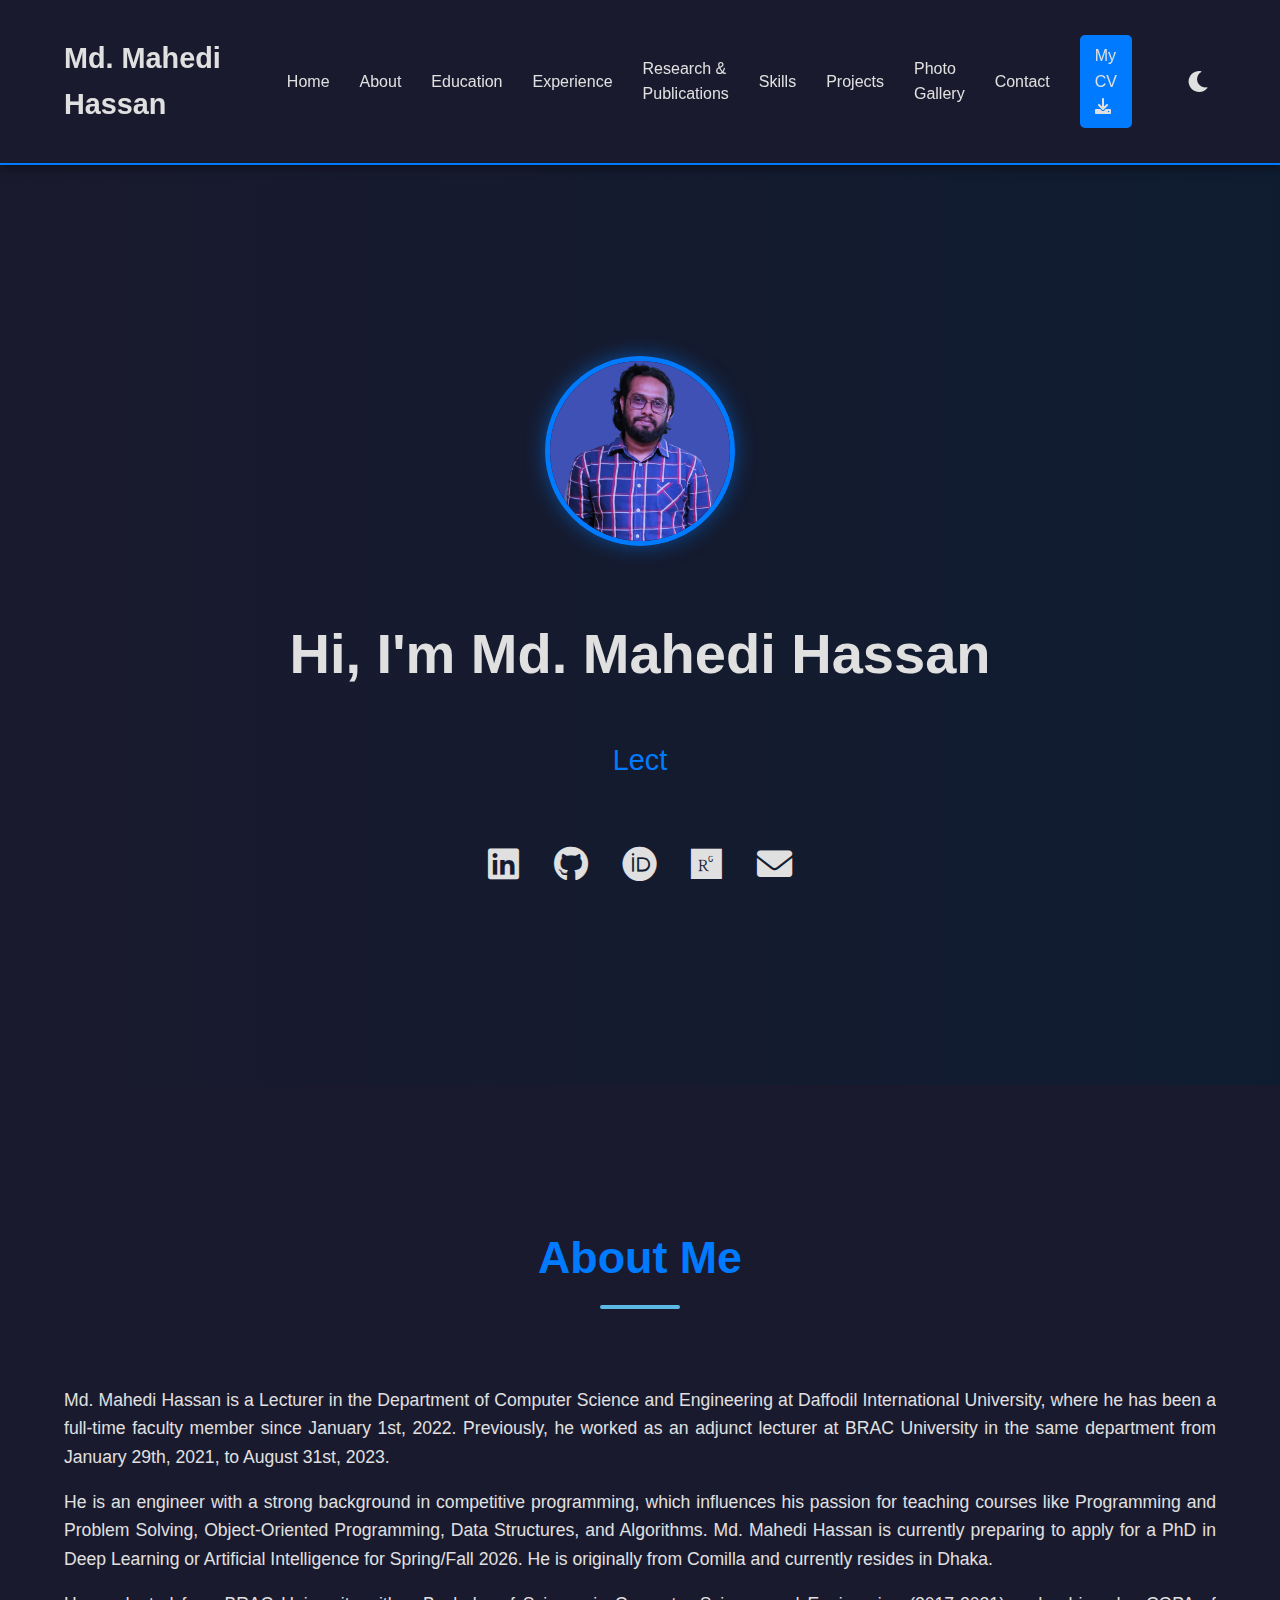
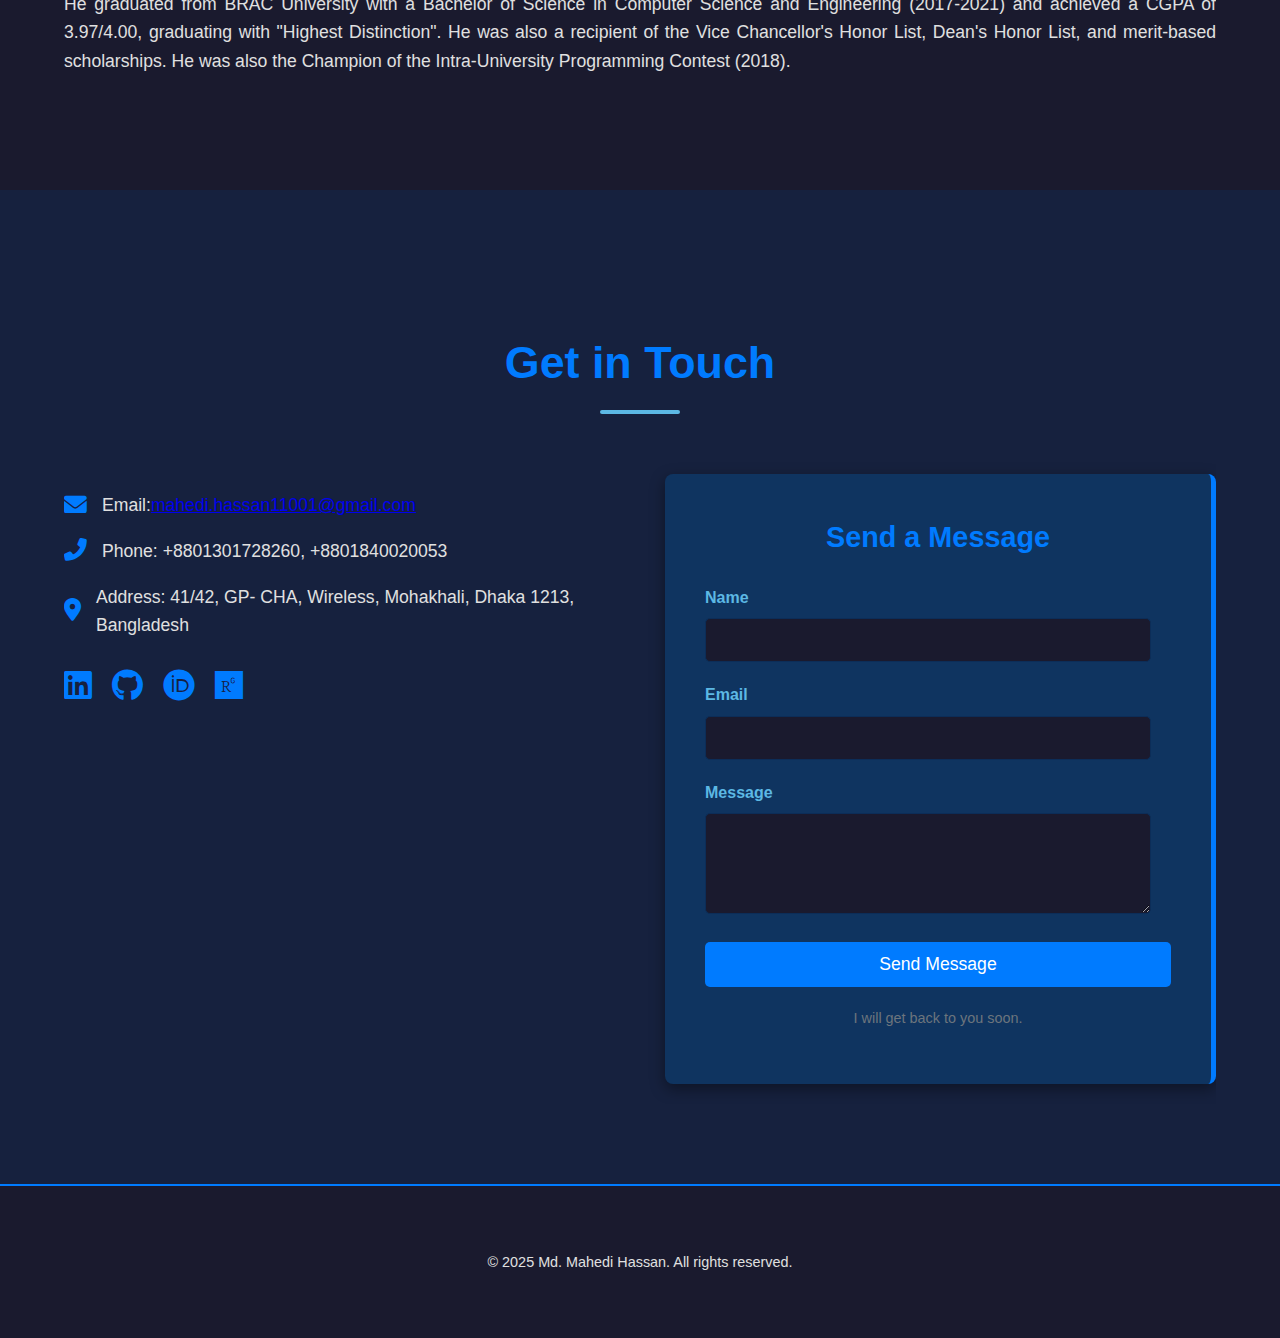
<file: index.html>
<!DOCTYPE html>
<html lang="en">
<head>
    <meta charset="UTF-8">
    <meta name="viewport" content="width=device-width, initial-scale=1.0">
    <title>Md. Mahedi Hassan - Lecturer & Aspiring PhD</title>
    <link rel="stylesheet" href="style.css">
    <link rel="stylesheet" href="https://cdnjs.cloudflare.com/ajax/libs/font-awesome/6.0.0-beta3/css/all.min.css">
</head>
<body>
    <header class="header">
        <div class="container">
            <nav class="navbar">
                <a href="index.html" class="logo">Md. Mahedi Hassan</a>
                <ul class="nav-links">
                    <li><a href="index.html#home">Home</a></li>
                    <li><a href="index.html#about">About</a></li>
                    <li><a href="education.html">Education</a></li>
                    <li><a href="experience.html">Experience</a></li>
                    <li><a href="research.html">Research & Publications</a></li>
                    <li><a href="skills.html">Skills</a></li>
                    <li><a href="projects.html">Projects</a></li>
                    <li><a href="gallery.html">Photo Gallery</a></li> <li><a href="index.html#contact">Contact</a></li>
                    <li><a href="CV_Md Mahedi Hassan.pdf" target="_blank" class="btn btn-primary">My CV <i class="fas fa-download"></i></a></li>
                    <li>
                        <button id="mode-toggle" class="mode-toggle-btn" aria-label="Toggle dark/light mode">
                            <i class="fas fa-moon"></i>
                        </button>
                    </li>
                </ul>
                <div class="menu-toggle" id="mobile-menu">
                    <span class="bar"></span>
                    <span class="bar"></span>
                    <span class="bar"></span>
                </div>
            </nav>
        </div>
    </header>

    <main>
        <section id="home" class="hero-section">
            <div class="container hero-content">
                <img src="images/profile.png" alt="Md. Mahedi Hassan" class="profile-img">
                <div class="hero-text">
                    <h1>Hi, I'm Md. Mahedi Hassan</h1>
                    <p class="typing-effect">Lecturer at Daffodil International University | Aspiring PhD in Deep Learning & AI</p>
                    <div class="social-links">
                        <a href="https://linkedin.com/in/md-mahedi-hassan-1307a5187/" target="_blank"><i class="fab fa-linkedin"></i></a>
                        <a href="https://github.com/Md-Mahedi-Hassan" target="_blank"><i class="fab fa-github"></i></a>
                        <a href="https://orcid.org/0009-0009-4612-5320" target="_blank"><i class="fab fa-orcid"></i></a>
                        <a href="https://www.researchgate.net/profile/Md_Mahedi_Hassan" target="_blank"><i class="fab fa-researchgate"></i></a>
                        <a href="mailto:mahedi.hassan11001@gmail.com"><i class="fas fa-envelope"></i></a>
                    </div>
                </div>
            </div>
        </section>

        <section id="about" class="section-padding">
            <div class="container">
                <h2 class="section-title">About Me</h2>
                <div class="about-grid">
                    <div class="about-info">
                        <p>
                            Md. Mahedi Hassan is a Lecturer in the Department of Computer Science and Engineering at Daffodil International University, where he has been a full-time faculty member since January 1st, 2022. Previously, he worked as an adjunct lecturer at BRAC University in the same department from January 29th, 2021, to August 31st, 2023.
                        </p>
                        <p>
                            He is an engineer with a strong background in competitive programming, which influences his passion for teaching courses like Programming and Problem Solving, Object-Oriented Programming, Data Structures, and Algorithms. Md. Mahedi Hassan is currently preparing to apply for a PhD in Deep Learning or Artificial Intelligence for Spring/Fall 2026. He is originally from Comilla and currently resides in Dhaka.
                        </p>
                        <p>
                            He graduated from BRAC University with a Bachelor of Science in Computer Science and Engineering (2017-2021) and achieved a CGPA of 3.97/4.00, graduating with "Highest Distinction". He was also a recipient of the Vice Chancellor's Honor List, Dean's Honor List, and merit-based scholarships. He was also the Champion of the Intra-University Programming Contest (2018).
                        </p>
                    </div>
                </div>
            </div>
        </section>

        <section id="contact" class="section-padding section-alt">
            <div class="container">
                <h2 class="section-title">Get in Touch</h2>
                <div class="contact-grid">
                    <div class="contact-info">
                        <p><i class="fas fa-envelope"></i> Email: <a href="mailto:mahedi.hassan11001@gmail.com">mahedi.hassan11001@gmail.com</a></p>
                        <p><i class="fas fa-phone-alt"></i> Phone: +8801301728260, +8801840020053</p>
                        <p><i class="fas fa-map-marker-alt"></i> Address: 41/42, GP- CHA, Wireless, Mohakhali, Dhaka 1213, Bangladesh</p>
                        <div class="social-links-bottom">
                            <a href="https://linkedin.com/in/md-mahedi-hassan-1307a5187/" target="_blank"><i class="fab fa-linkedin fa-2x"></i></a>
                            <a href="https://github.com/Md-Mahedi-Hassan" target="_blank"><i class="fab fa-github fa-2x"></i></a>
                            <a href="https://orcid.org/0009-0009-4612-5320" target="_blank"><i class="fab fa-orcid fa-2x"></i></a>
                            <a href="https://www.researchgate.net/profile/Md_Mahedi_Hassan" target="_blank"><i class="fab fa-researchgate fa-2x"></i></a>
                        </div>
                    </div>
                    <div class="contact-form-container">
                        <h3>Send a Message</h3>
                        <form action="https://formspree.io/f/mvgrpqkz" method="POST" class="contact-form">
                            <div class="form-group">
                                <label for="name">Name</label>
                                <input type="text" id="name" name="name" required>
                            </div>
                            <div class="form-group">
                                <label for="email">Email</label>
                                <input type="email" id="email" name="email" required>
                            </div>
                            <div class="form-group">
                                <label for="message">Message</label>
                                <textarea id="message" name="message" rows="5" required></textarea>
                            </div>
                            <button type="submit" class="btn btn-primary">Send Message</button>
                        </form>
                        <p class="form-note">I will get back to you soon.</p>
                    </div>
                </div>
            </div>
        </section>
    </main>

    <footer class="footer">
        <div class="container">
            <p>&copy; 2025 Md. Mahedi Hassan. All rights reserved.</p>
        </div>
    </footer>

    <script src="script.js"></script>
</body>
</html>
</file>
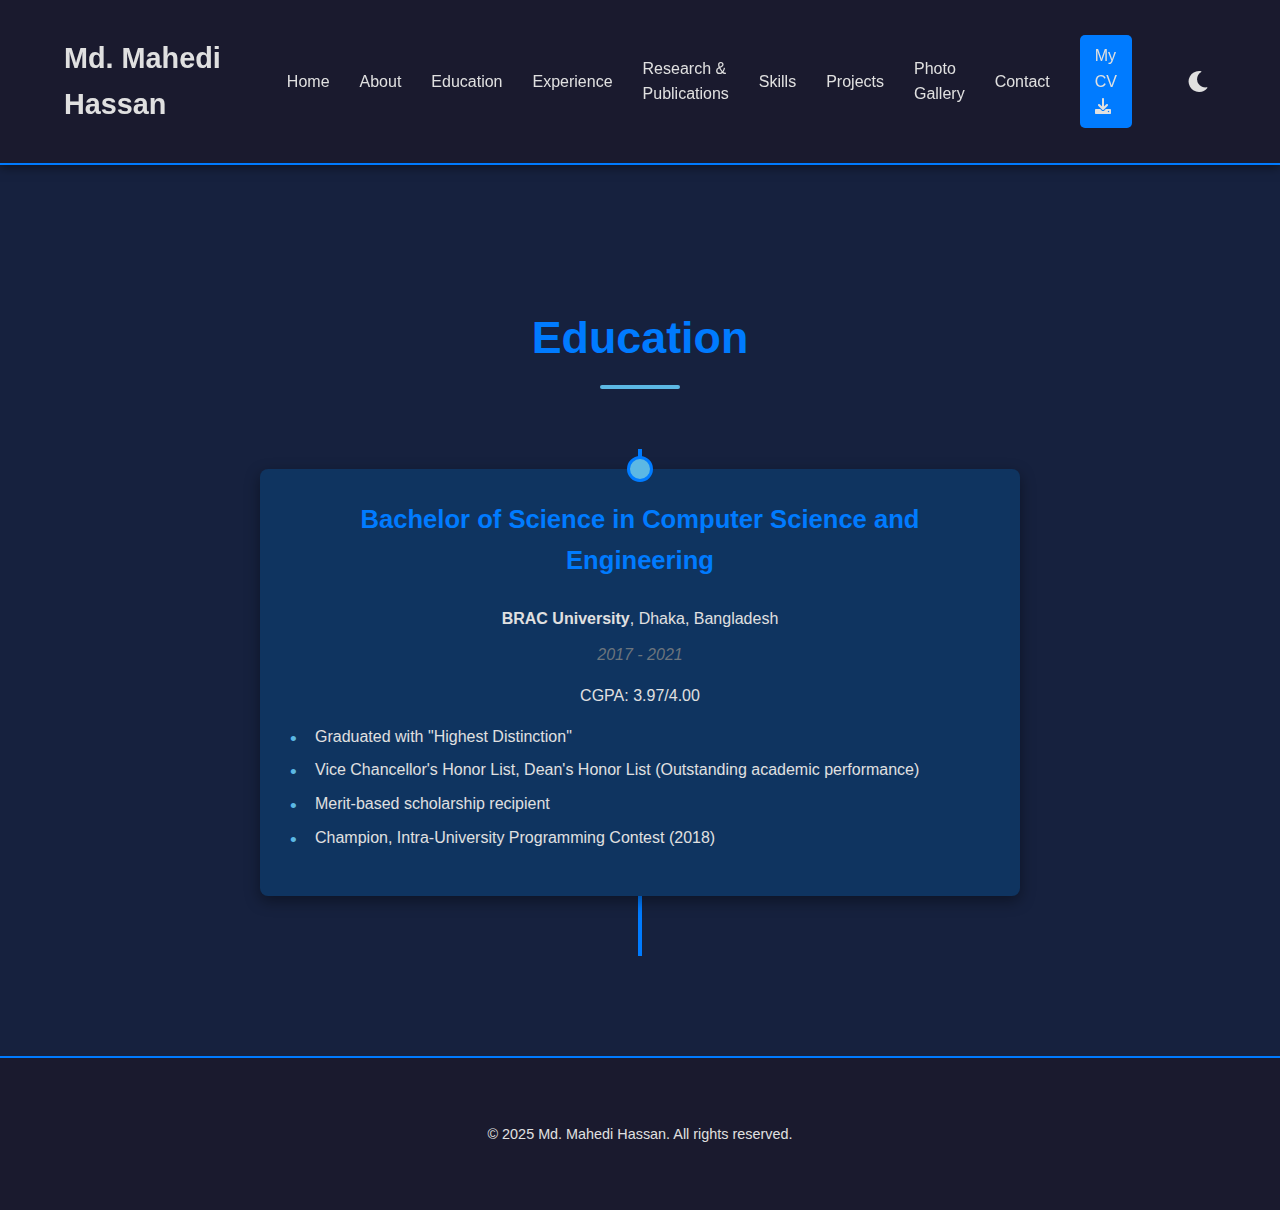
<file: education.html>
<!DOCTYPE html>
<html lang="en">
<head>
    <meta charset="UTF-8">
    <meta name="viewport" content="width=device-width, initial-scale=1.0">
    <title>Education - Md. Mahedi Hassan</title>
    <link rel="stylesheet" href="style.css">
    <link rel="stylesheet" href="https://cdnjs.cloudflare.com/ajax/libs/font-awesome/6.0.0-beta3/css/all.min.css">
</head>
<body>
    <header class="header">
        <div class="container">
            <nav class="navbar">
                <a href="index.html" class="logo">Md. Mahedi Hassan</a>
                <ul class="nav-links">
                    <li><a href="index.html#home">Home</a></li>
                    <li><a href="index.html#about">About</a></li>
                    <li><a href="education.html">Education</a></li>
                    <li><a href="experience.html">Experience</a></li>
                    <li><a href="research.html">Research & Publications</a></li>
                    <li><a href="skills.html">Skills</a></li>
                    <li><a href="projects.html">Projects</a></li>
                    <li><a href="gallery.html">Photo Gallery</a></li> <li><a href="index.html#contact">Contact</a></li>
                    <li><a href="CV_Md Mahedi Hassan.pdf" target="_blank" class="btn btn-primary">My CV <i class="fas fa-download"></i></a></li>
                    <li>
                        <button id="mode-toggle" class="mode-toggle-btn" aria-label="Toggle dark/light mode">
                            <i class="fas fa-moon"></i> </button>
                    </li>
                </ul>
                <div class="menu-toggle" id="mobile-menu">
                    <span class="bar"></span>
                    <span class="bar"></span>
                    <span class="bar"></span>
                </div>
            </nav>
        </div>
    </header>

    <main>
        <section id="education" class="section-padding section-alt">
            <div class="container">
                <h2 class="section-title">Education</h2>
                <div class="timeline">
                    <div class="timeline-item">
                        <div class="timeline-dot"></div>
                        <div class="timeline-content">
                            <h3>Bachelor of Science in Computer Science and Engineering</h3>
                            <p><strong>BRAC University</strong>, Dhaka, Bangladesh</p>
                            <span class="duration">2017 - 2021</span>
                            <p>CGPA: 3.97/4.00</p>
                            <ul>
                                <li>Graduated with "Highest Distinction"</li>
                                <li>Vice Chancellor's Honor List, Dean's Honor List (Outstanding academic performance)</li>
                                <li>Merit-based scholarship recipient</li>
                                <li>Champion, Intra-University Programming Contest (2018)</li>
                            </ul>
                        </div>
                    </div>
                </div>
            </div>
        </section>
    </main>

    <footer class="footer">
        <div class="container">
            <p>&copy; 2025 Md. Mahedi Hassan. All rights reserved.</p>
        </div>
    </footer>

    <script src="script.js"></script>
</body>
</html>
</file>
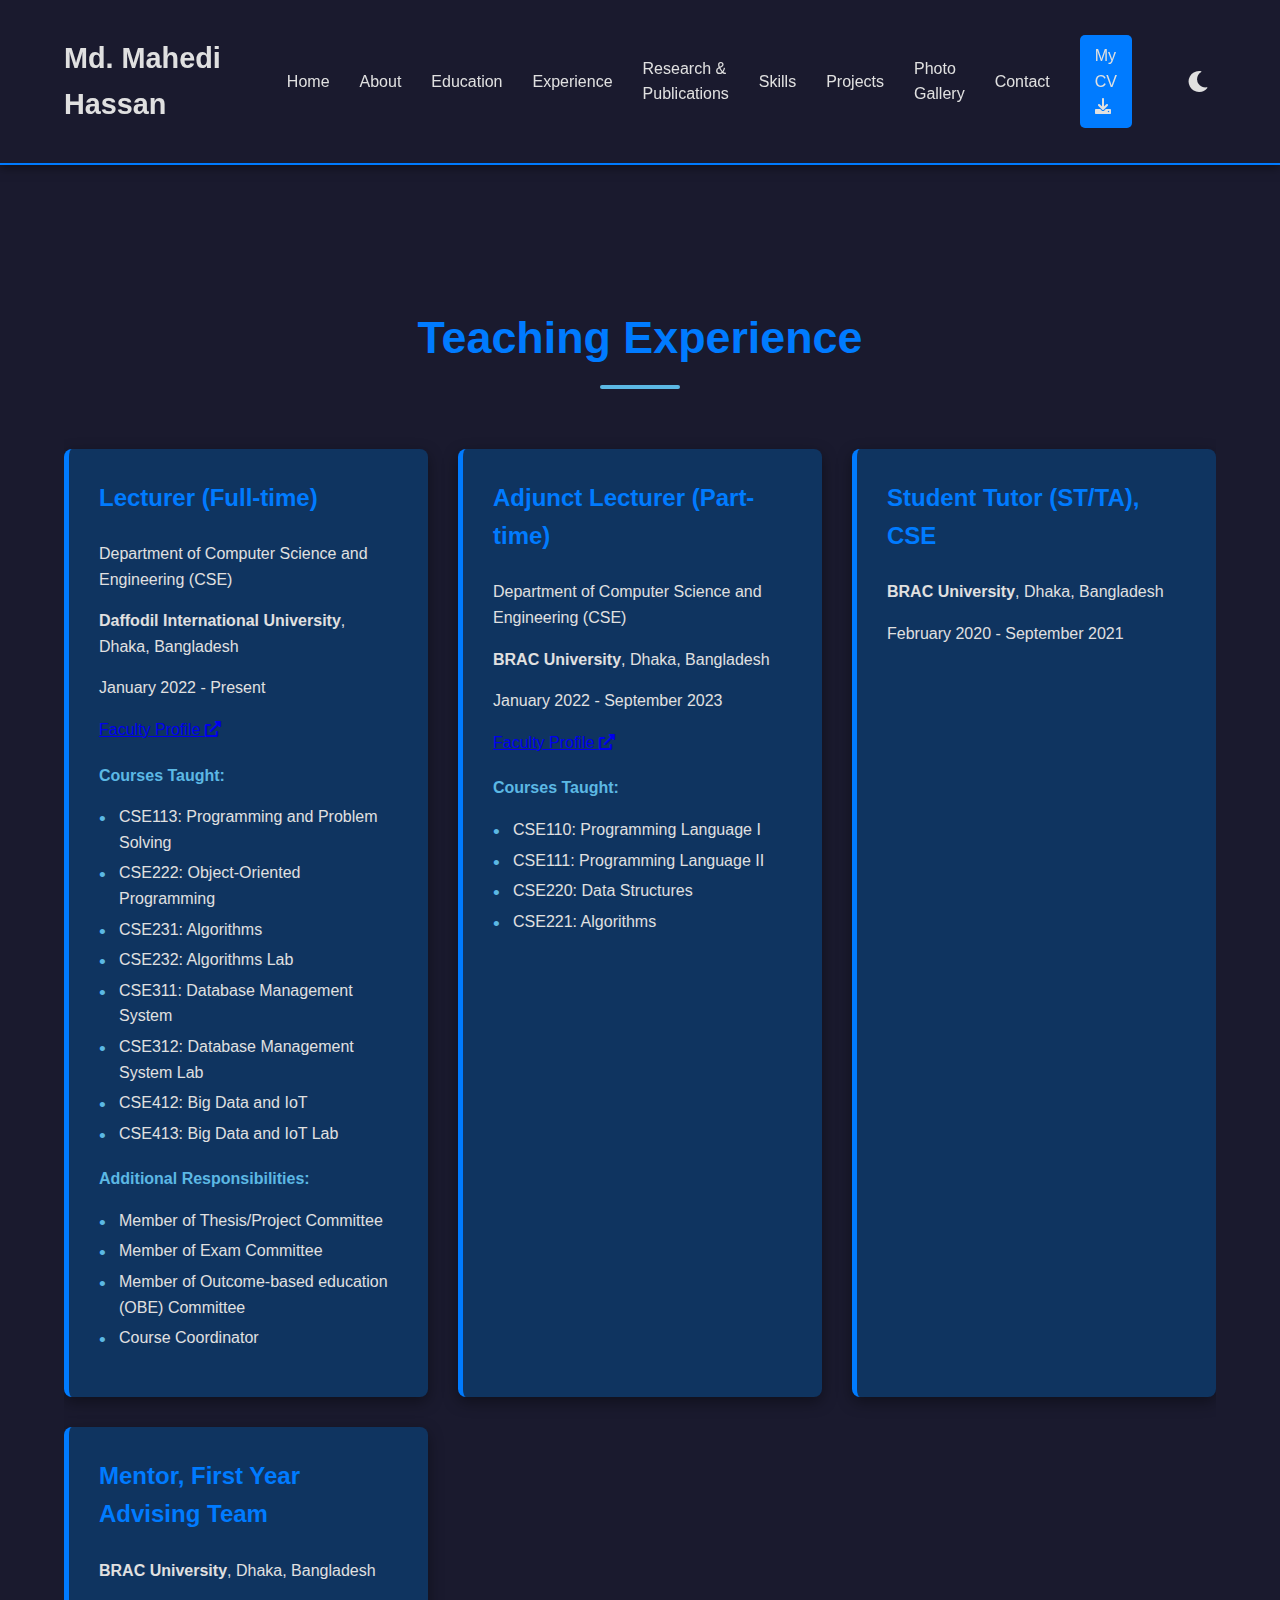
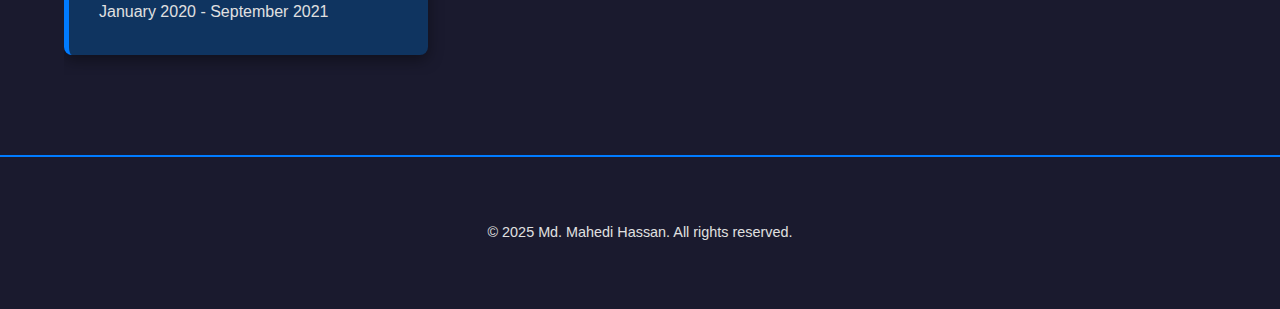
<file: experience.html>
<!DOCTYPE html>
<html lang="en">
<head>
    <meta charset="UTF-8">
    <meta name="viewport" content="width=device-width, initial-scale=1.0">
    <title>Experience - Md. Mahedi Hassan</title>
    <link rel="stylesheet" href="style.css">
    <link rel="stylesheet" href="https://cdnjs.cloudflare.com/ajax/libs/font-awesome/6.0.0-beta3/css/all.min.css">
</head>
<body>
    <header class="header">
        <div class="container">
            <nav class="navbar">
                <a href="index.html" class="logo">Md. Mahedi Hassan</a>
                <ul class="nav-links">
                    <li><a href="index.html#home">Home</a></li>
                    <li><a href="index.html#about">About</a></li>
                    <li><a href="education.html">Education</a></li>
                    <li><a href="experience.html">Experience</a></li>
                    <li><a href="research.html">Research & Publications</a></li>
                    <li><a href="skills.html">Skills</a></li>
                    <li><a href="projects.html">Projects</a></li>
                    <li><a href="gallery.html">Photo Gallery</a></li> <li><a href="index.html#contact">Contact</a></li>
                    <li><a href="CV_Md Mahedi Hassan.pdf" target="_blank" class="btn btn-primary">My CV <i class="fas fa-download"></i></a></li>
                    <li>
                        <button id="mode-toggle" class="mode-toggle-btn" aria-label="Toggle dark/light mode">
                            <i class="fas fa-moon"></i> </button>
                    </li>
                </ul>
                <div class="menu-toggle" id="mobile-menu">
                    <span class="bar"></span>
                    <span class="bar"></span>
                    <span class="bar"></span>
                </div>
            </nav>
        </div>
    </header>

    <main>
        <section id="experience" class="section-padding">
            <div class="container">
                <h2 class="section-title">Teaching Experience</h2>
                <div class="experience-list">
                    <div class="experience-card">
                        <h3>Lecturer (Full-time)</h3>
                        <p>Department of Computer Science and Engineering (CSE)</p>
                        <p><strong>Daffodil International University</strong>, Dhaka, Bangladesh</p>
                        <span class="duration">January 2022 - Present</span>
                        <p><a href="https://faculty.daffodilvarsity.edu.bd/profile/cse/mahedi.html" target="_blank">Faculty Profile <i class="fas fa-external-link-alt"></i></a></p>
                        <h4>Courses Taught:</h4>
                        <ul>
                            <li>CSE113: Programming and Problem Solving</li>
                            <li>CSE222: Object-Oriented Programming</li>
                            <li>CSE231: Algorithms</li>
                            <li>CSE232: Algorithms Lab</li>
                            <li>CSE311: Database Management System</li>
                            <li>CSE312: Database Management System Lab</li>
                            <li>CSE412: Big Data and IoT</li>
                            <li>CSE413: Big Data and IoT Lab</li>
                        </ul>
                        <h4>Additional Responsibilities:</h4>
                        <ul>
                            <li>Member of Thesis/Project Committee</li>
                            <li>Member of Exam Committee</li>
                            <li>Member of Outcome-based education (OBE) Committee</li>
                            <li>Course Coordinator</li>
                        </ul>
                    </div>
                    <div class="experience-card">
                        <h3>Adjunct Lecturer (Part-time)</h3>
                        <p>Department of Computer Science and Engineering (CSE)</p>
                        <p><strong>BRAC University</strong>, Dhaka, Bangladesh</p>
                        <span class="duration">January 2022 - September 2023</span>
                        <p><a href="https://cse.sds.bracu.ac.bd/faculty_profile/31/mr_md_mahedi_hassan" target="_blank">Faculty Profile <i class="fas fa-external-link-alt"></i></a></p>
                        <h4>Courses Taught:</h4>
                        <ul>
                            <li>CSE110: Programming Language I</li>
                            <li>CSE111: Programming Language II</li>
                            <li>CSE220: Data Structures</li>
                            <li>CSE221: Algorithms</li>
                        </ul>
                    </div>
                    <div class="experience-card">
                        <h3>Student Tutor (ST/TA), CSE</h3>
                        <p><strong>BRAC University</strong>, Dhaka, Bangladesh</p>
                        <span class="duration">February 2020 - September 2021</span>
                    </div>
                    <div class="experience-card">
                        <h3>Mentor, First Year Advising Team</h3>
                        <p><strong>BRAC University</strong>, Dhaka, Bangladesh</p>
                        <span class="duration">January 2020 - September 2021</span>
                    </div>
                </div>
            </div>
        </section>
    </main>

    <footer class="footer">
        <div class="container">
            <p>&copy; 2025 Md. Mahedi Hassan. All rights reserved.</p>
        </div>
    </footer>

    <script src="script.js"></script>
</body>
</html>
</file>
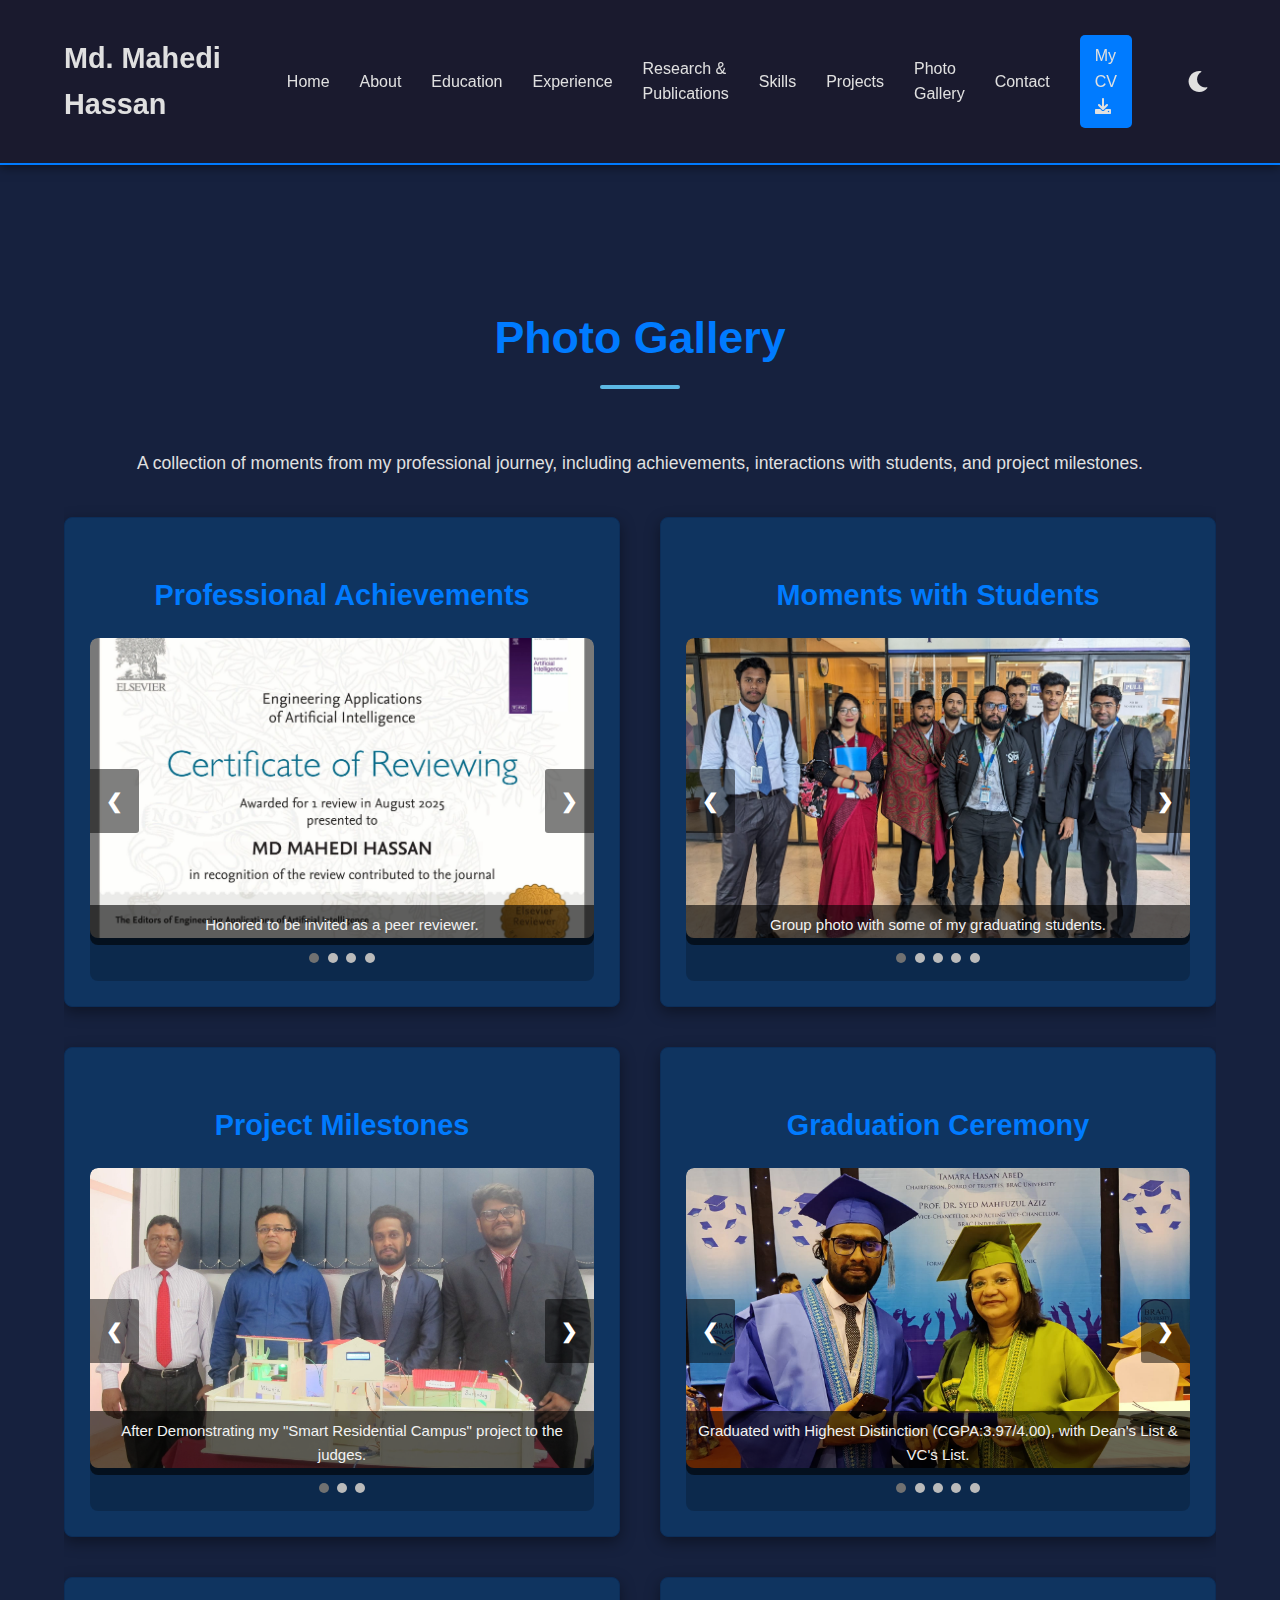
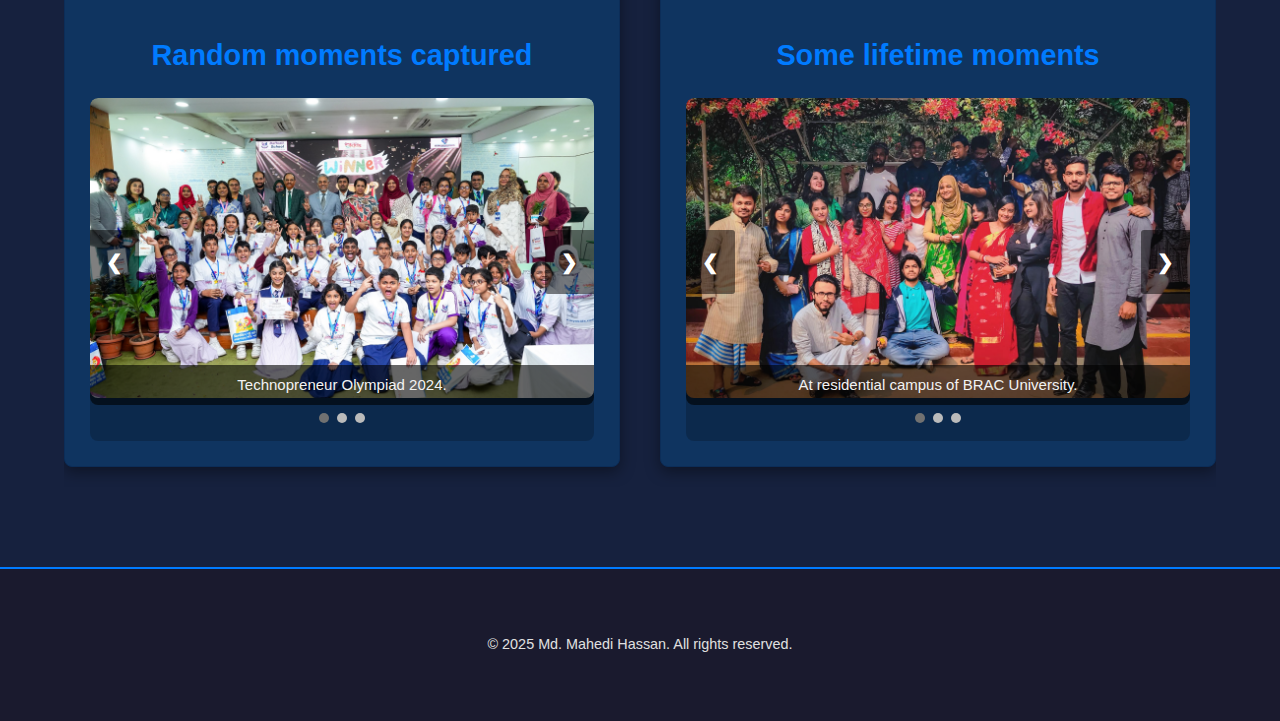
<file: gallery.html>
<!DOCTYPE html>
<html lang="en">
<head>
    <meta charset="UTF-8">
    <meta name="viewport" content="width=device-width, initial-scale=1.0">
    <title>Photo Gallery - Md. Mahedi Hassan</title>
    <link rel="stylesheet" href="style.css">
    <link rel="stylesheet" href="https://cdnjs.cloudflare.com/ajax/libs/font-awesome/6.0.0-beta3/css/all.min.css">
</head>
<body>
    <header class="header">
        <div class="container">
            <nav class="navbar">
                <a href="index.html" class="logo">Md. Mahedi Hassan</a>
                <ul class="nav-links">
                    <li><a href="index.html#home">Home</a></li>
                    <li><a href="index.html#about">About</a></li>
                    <li><a href="education.html">Education</a></li>
                    <li><a href="experience.html">Experience</a></li>
                    <li><a href="research.html">Research & Publications</a></li>
                    <li><a href="skills.html">Skills</a></li>
                    <li><a href="projects.html">Projects</a></li>
                    <li><a href="gallery.html">Photo Gallery</a></li>
                    <li><a href="index.html#contact">Contact</a></li>
                    <li><a href="CV_Md Mahedi Hassan.pdf" target="_blank" class="btn btn-primary">My CV <i class="fas fa-download"></i></a></li>
                    <li>
                        <button id="mode-toggle" class="mode-toggle-btn" aria-label="Toggle dark/light mode">
                            <i class="fas fa-moon"></i>
                        </button>
                    </li>
                </ul>
                <div class="menu-toggle" id="mobile-menu">
                    <span class="bar"></span>
                    <span class="bar"></span>
                    <span class="bar"></span>
                </div>
            </nav>
        </div>
    </header>

    <main>
        <section id="gallery" class="section-padding section-alt">
            <div class="container">
                <h2 class="section-title">Photo Gallery</h2>
                <p class="gallery-intro">A collection of moments from my professional journey, including achievements, interactions with students, and project milestones.</p>

                <div class="gallery-categories">
                    <div class="gallery-category-item">
                        <h3>Professional Achievements</h3>
                        <div class="slideshow-container" data-category-index="0">
                            <div class="mySlides fade">
                                <img src="images/reviewer.jpeg" alt="invited as a peer reviewer">
                                <div class="text">Honored to be invited as a peer reviewer.</div>
                            </div>
                            <div class="mySlides fade">
                                <img src="images/Contest.jpg" alt="Champion at a Programming Contest">
                                <div class="text">Champion Team of the Intra-University Programming Contest (2018).</div>
                            </div>
                            <div class="mySlides fade">
                                <img src="images/mentor1.jpeg" alt="Invited at BRACu to conduct a session.">
                                <div class="text">Invited to BRAC University to conduct a session to brief mentors of first year advising team.</div>
                            </div>
                               <div class="mySlides fade">
                                <img src="images/Judge.jpg" alt="Panel Judge.">
                                <div class="text">Panel Judge “Technopreneur Olympiad 2024”.</div>
                            </div>

                            <a class="prev" onclick="plusSlides(-1, 0)">&#10094;</a>
                            <a class="next" onclick="plusSlides(1, 0)">&#10095;</a>
                        </div>
                        <div class="dot-container">
                            <span class="dot" onclick="currentSlide(1, 0)"></span>
                            <span class="dot" onclick="currentSlide(2, 0)"></span>
                            <span class="dot" onclick="currentSlide(3, 0)"></span>
                            <span class="dot" onclick="currentSlide(4, 0)"></span>
                        </div>
                    </div>

                    <div class="gallery-category-item">
                        <h3>Moments with Students</h3>
                        <div class="slideshow-container" data-category-index="1">
                            <div class="mySlides fade">
                                <img src="images/student2.jpg" alt="Students Photo 1">
                                <div class="text">Group photo with some of my graduating students.</div>
                            </div>
                            <div class="mySlides fade">
                                <img src="images/algorithm1.jpg" alt="Students Photo 2">
                                <div class="text">Guided my students for a competitive programming session.</div>
                            </div>
                            <div class="mySlides fade">
                                <img src="images/student4.jpg" alt="Students Photo 3">
                                <div class="text">Students showcasing their Big Data and IoT projects.</div>
                            </div>
                               <div class="mySlides fade">
                                <img src="images/bracu students1.jpg" alt="Students Photo 4">
                                <div class="text">With some of my students from BRAC University.</div>
                            </div>
                                <div class="mySlides fade">
                                <img src="images/Student1.jpg" alt="Students Photo 5">
                                <div class="text">With some of my students from Daffodil International University.</div>
                            </div>

                            <a class="prev" onclick="plusSlides(-1, 1)">&#10094;</a>
                            <a class="next" onclick="plusSlides(1, 1)">&#10095;</a>
                        </div>
                        <div class="dot-container">
                            <span class="dot" onclick="currentSlide(1, 1)"></span>
                            <span class="dot" onclick="currentSlide(2, 1)"></span>
                            <span class="dot" onclick="currentSlide(3, 1)"></span>
                            <span class="dot" onclick="currentSlide(4, 1)"></span>
                            <span class="dot" onclick="currentSlide(5, 1)"></span>
                        </div>
                    </div>

                    <div class="gallery-category-item">
                        <h3>Project Milestones</h3>
                        <div class="slideshow-container" data-category-index="2">
                            <div class="mySlides fade">
                                <img src="images/project1.jpg" alt="Project Moment 1">
                                <div class="text">After Demonstrating my "Smart Residential Campus" project to the judges.</div>
                            </div>
                            <div class="mySlides fade">
                                <img src="images/SP1.jpg" alt="Project Moment 2">
                                <div class="text">IoT Project.</div>
                            </div>
                            <div class="mySlides fade">
                                <img src="images/thesis.png" alt="Project Moment 3">
                                <div class="text">Thesis project on DeepFake video detection.</div>
                            </div>
                            <a class="prev" onclick="plusSlides(-1, 2)">&#10094;</a>
                            <a class="next" onclick="plusSlides(1, 2)">&#10095;</a>
                        </div>
                        <div class="dot-container">
                            <span class="dot" onclick="currentSlide(1, 2)"></span>
                            <span class="dot" onclick="currentSlide(2, 2)"></span>
                            <span class="dot" onclick="currentSlide(3, 2)"></span>
                        </div>
                    </div>

                       <div class="gallery-category-item">
                        <h3>Graduation Ceremony</h3>
                        <div class="slideshow-container" data-category-index="3">
                            <div class="mySlides fade">
                                <img src="images/Convo3.jpg" alt="Photo of Convocation">
                                <div class="text">Graduated with Highest Distinction (CGPA:3.97/4.00), with Dean's List & VC's List.</div>
                            </div>
                            <div class="mySlides fade">
                                <img src="images/convo1.jpg" alt="Photo of Convocation">
                                <div class="text">With friends.</div>
                            </div>
                            <div class="mySlides fade">
                                <img src="images/convo2.jpg" alt="Photo of Convocation">
                                <div class="text">My friends and I With our department chairperson.</div>
                            </div>
                            <div class="mySlides fade">
                                <img src="images/Convo5.jpg" alt="Photo of Convocation">
                                <div class="text">With friends on the day of collecting convocation tokens and gown.</div>
                            </div>
                            <div class="mySlides fade">
                                <img src="images/convo4.jpg" alt="Photo of Convocation">
                                <div class="text">Cherishing one last time with friends at our university cafeteria.</div>
                            </div>

                            <a class="prev" onclick="plusSlides(-1, 3)">&#10094;</a>
                            <a class="next" onclick="plusSlides(1, 3)">&#10095;</a>
                        </div>
                        <div class="dot-container">
                            <span class="dot" onclick="currentSlide(1, 3)"></span>
                            <span class="dot" onclick="currentSlide(2, 3)"></span>
                            <span class="dot" onclick="currentSlide(3, 3)"></span>
                            <span class="dot" onclick="currentSlide(4, 3)"></span>
                            <span class="dot" onclick="currentSlide(5, 3)"></span>
                        </div>
                    </div>

                       <div class="gallery-category-item">
                        <h3>Random moments captured</h3>
                        <div class="slideshow-container" data-category-index="4">
                            <div class="mySlides fade">
                                <img src="images/Judge1.jpg" alt="Moment 1">
                                <div class="text">Technopreneur Olympiad 2024.</div>
                            </div>
                            <div class="mySlides fade">
                                <img src="images/diu.jpg" alt="Moment 2">
                                <div class="text">At DIU.</div>
                            </div>
                            <div class="mySlides fade">
                                <img src="images/mentor3.jpg" alt="Moment 3">
                                <div class="text">At BRACu.</div>
                            </div>
                            <a class="prev" onclick="plusSlides(-1, 4)">&#10094;</a>
                            <a class="next" onclick="plusSlides(1, 4)">&#10095;</a>
                        </div>
                        <div class="dot-container">
                            <span class="dot" onclick="currentSlide(1, 4)"></span>
                            <span class="dot" onclick="currentSlide(2, 4)"></span>
                            <span class="dot" onclick="currentSlide(3, 4)"></span>
                        </div>
                    </div>

                       <div class="gallery-category-item">
                        <h3>Some lifetime moments</h3>
                        <div class="slideshow-container" data-category-index="5">
                            <div class="mySlides fade">
                                <img src="images/RS1.jpg" alt="Students Photo 1">
                                <div class="text">At residential campus of BRAC University.</div>
                            </div>
                            <div class="mySlides fade">
                                <img src="images/Mentor2.jpeg" alt="Students Photo 2">
                                <div class="text">Receiving tokens of appreciation from the Honorable Vice Chancellor and the Registrar of BRAC University.</div>
                            </div>
                            <div class="mySlides fade">
                                <img src="images/bracu faculty tour.jpg" alt="Students Photo 3">
                                <div class="text">Faculty Appreciation Tour hosted by BRAC University.</div>
                            </div>
                            <a class="prev" onclick="plusSlides(-1, 5)">&#10094;</a>
                            <a class="next" onclick="plusSlides(1, 5)">&#10095;</a>
                        </div>
                        <div class="dot-container">
                            <span class="dot" onclick="currentSlide(1, 5)"></span>
                            <span class="dot" onclick="currentSlide(2, 5)"></span>
                            <span class="dot" onclick="currentSlide(3, 5)"></span>
                        </div>
                    </div>
            </div>
        </section>
    </main>

    <footer class="footer">
        <div class="container">
            <p>&copy; 2025 Md. Mahedi Hassan. All rights reserved.</p>
        </div>
    </footer>

    <script src="script.js"></script>
</body>
</html>
</file>
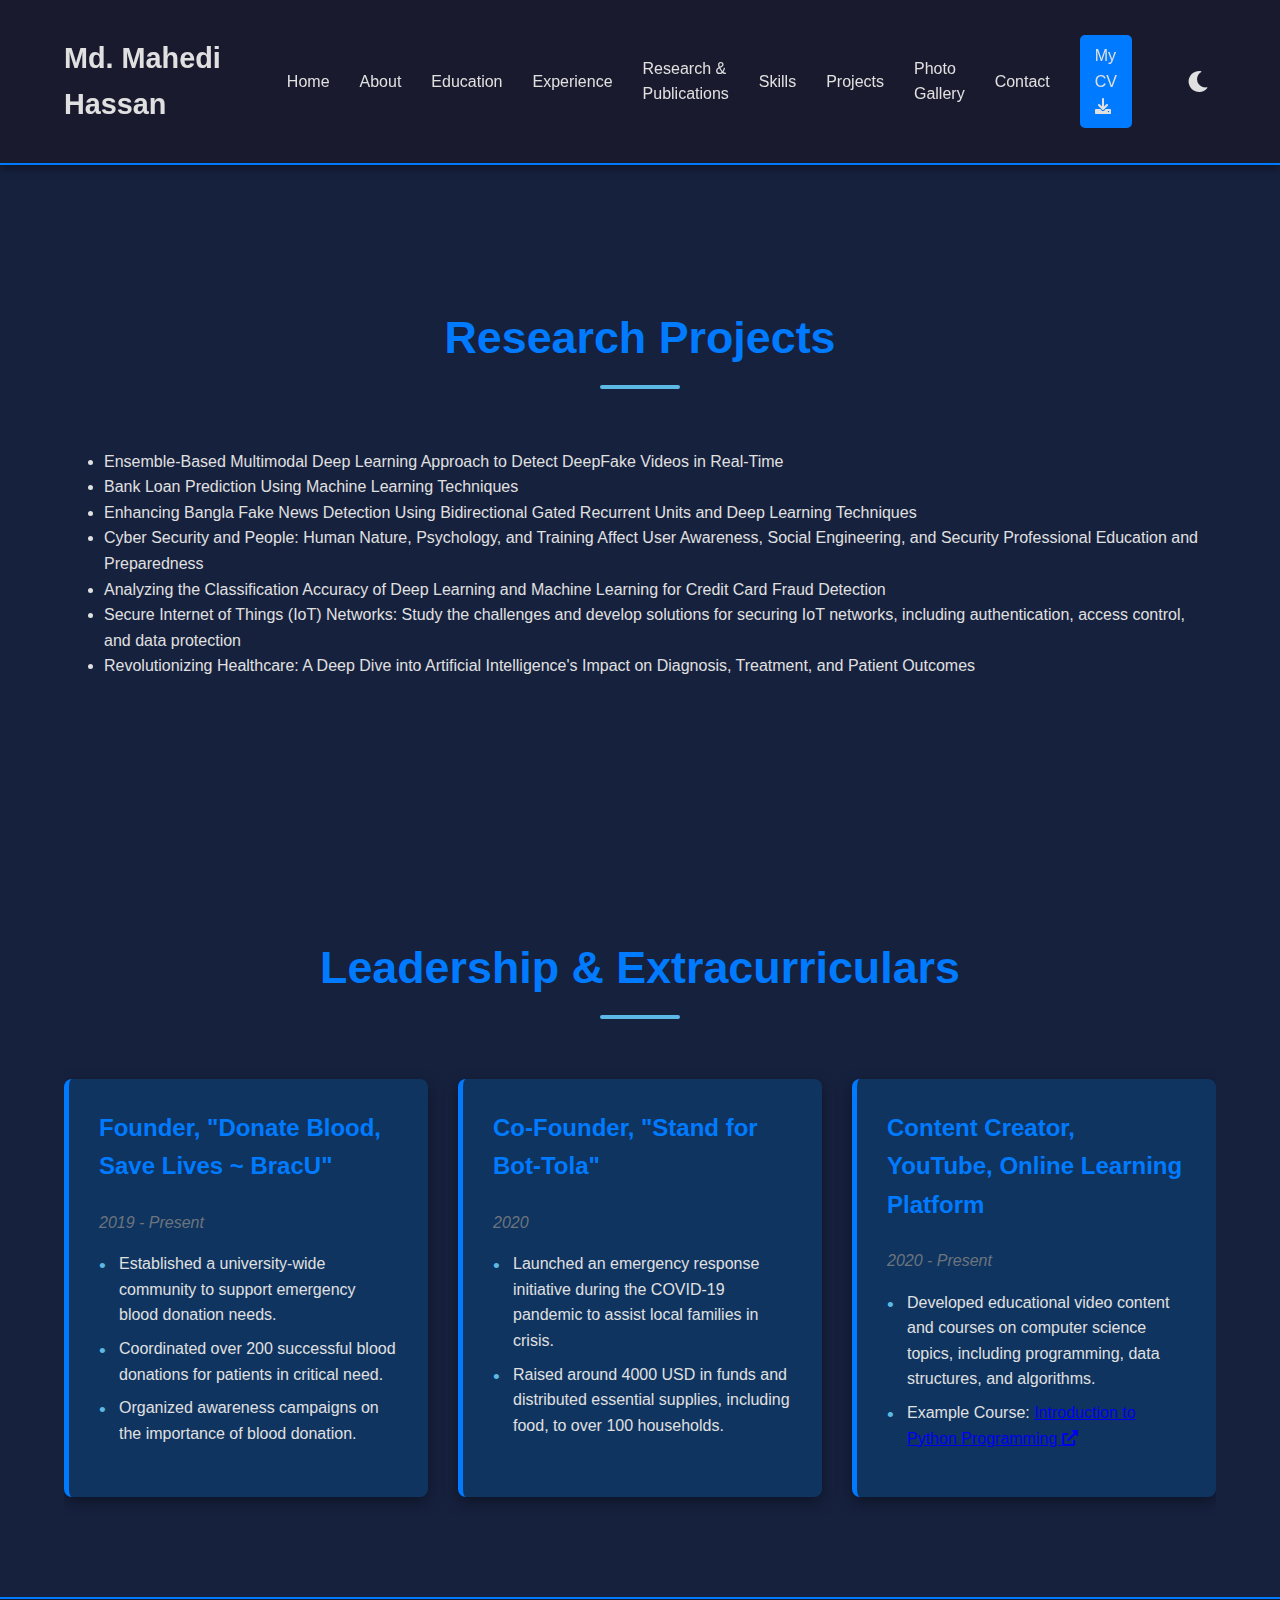
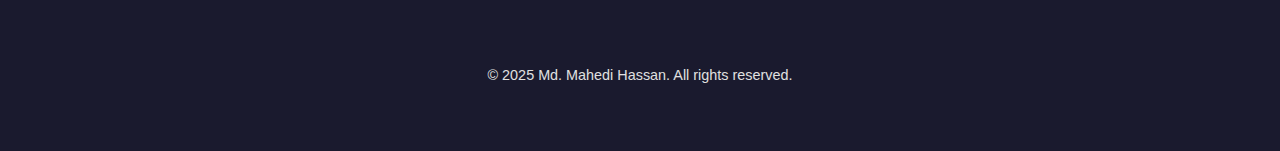
<file: projects.html>
<!DOCTYPE html>
<html lang="en">
<head>
    <meta charset="UTF-8">
    <meta name="viewport" content="width=device-width, initial-scale=1.0">
    <title>Projects - Md. Mahedi Hassan</title>
    <link rel="stylesheet" href="style.css">
    <link rel="stylesheet" href="https://cdnjs.cloudflare.com/ajax/libs/font-awesome/6.0.0-beta3/css/all.min.css">
</head>
<body>
    <header class="header">
        <div class="container">
            <nav class="navbar">
                <a href="index.html" class="logo">Md. Mahedi Hassan</a>
                <ul class="nav-links">
                    <li><a href="index.html#home">Home</a></li>
                    <li><a href="index.html#about">About</a></li>
                    <li><a href="education.html">Education</a></li>
                    <li><a href="experience.html">Experience</a></li>
                    <li><a href="research.html">Research & Publications</a></li>
                    <li><a href="skills.html">Skills</a></li>
                    <li><a href="projects.html">Projects</a></li>
                    <li><a href="gallery.html">Photo Gallery</a></li> <li><a href="index.html#contact">Contact</a></li>
                    <li><a href="CV_Md Mahedi Hassan.pdf" target="_blank" class="btn btn-primary">My CV <i class="fas fa-download"></i></a></li>
                    <li>
                        <button id="mode-toggle" class="mode-toggle-btn" aria-label="Toggle dark/light mode">
                            <i class="fas fa-moon"></i> </button>
                    </li>
                </ul>
                <div class="menu-toggle" id="mobile-menu">
                    <span class="bar"></span>
                    <span class="bar"></span>
                    <span class="bar"></span>
                </div>
            </nav>
        </div>
    </header>

    <main>
        <section id="projects" class="section-padding section-alt">
            <div class="container">
                <h2 class="section-title">Research Projects</h2>
                <div class="project-list">
                    <ul>
                        <li>
Ensemble-Based Multimodal Deep Learning Approach to Detect DeepFake Videos in Real-Time</a> 
                        </li>
                        <li>
                            Bank Loan Prediction Using Machine Learning Techniques
                        </li>
                        <li>
                            Enhancing Bangla Fake News Detection Using Bidirectional Gated Recurrent Units and Deep Learning Techniques
                        </li>
                        <li>
                           Cyber Security and People: Human Nature, Psychology, and Training Affect User Awareness, Social Engineering, and Security Professional Education and Preparedness                        </li>
                        <li>
                            Analyzing the Classification Accuracy of Deep Learning and Machine Learning for Credit Card Fraud Detection                        </li>
                        <li>
                            Secure Internet of Things (IoT) Networks: Study the challenges and develop solutions for securing IoT networks, including authentication, access control, and data protection                        </li>
                        <li>
                            Revolutionizing Healthcare: A Deep Dive into Artificial Intelligence's Impact on Diagnosis, Treatment, and Patient Outcomes                        </li>
                    </ul>
                </div>
            </div>
        </section>

        <section id="projects" class="section-padding section-alt">
            <div class="container">
                <h2 class="section-title">Leadership & Extracurriculars</h2>
                <div class="projects-grid">
                    <div class="project-card">
                        <h3>Founder, "Donate Blood, Save Lives ~ BracU"</h3>
                        <span class="duration">2019 - Present</span>
                        <ul>
                            <li>Established a university-wide community to support emergency blood donation needs.</li>
                            <li>Coordinated over 200 successful blood donations for patients in critical need.</li>
                            <li>Organized awareness campaigns on the importance of blood donation.</li>
                        </ul>
                    </div>
                    <div class="project-card">
                        <h3>Co-Founder, "Stand for Bot-Tola"</h3>
                        <span class="duration">2020</span>
                        <ul>
                            <li>Launched an emergency response initiative during the COVID-19 pandemic to assist local families in crisis.</li>
                            <li>Raised around 4000 USD in funds and distributed essential supplies, including food, to over 100 households.</li>
                        </ul>
                    </div>
                    <div class="project-card">
                        <h3>Content Creator, YouTube, Online Learning Platform</h3>
                        <span class="duration">2020 - Present</span>
                        <ul>
                            <li>Developed educational video content and courses on computer science topics, including programming, data structures, and algorithms.</li>
                            <li>Example Course: <a href="https://iou.ac/course/introduction-to-python-programming-VIdl" target="_blank">Introduction to Python Programming <i class="fas fa-external-link-alt"></i></a></li>
                        </ul>
                    </div>
                </div>
            </div>
        </section>
    </main>

    <footer class="footer">
        <div class="container">
            <p>&copy; 2025 Md. Mahedi Hassan. All rights reserved.</p>
        </div>
    </footer>

    <script src="script.js"></script>
</body>
</html>
</file>
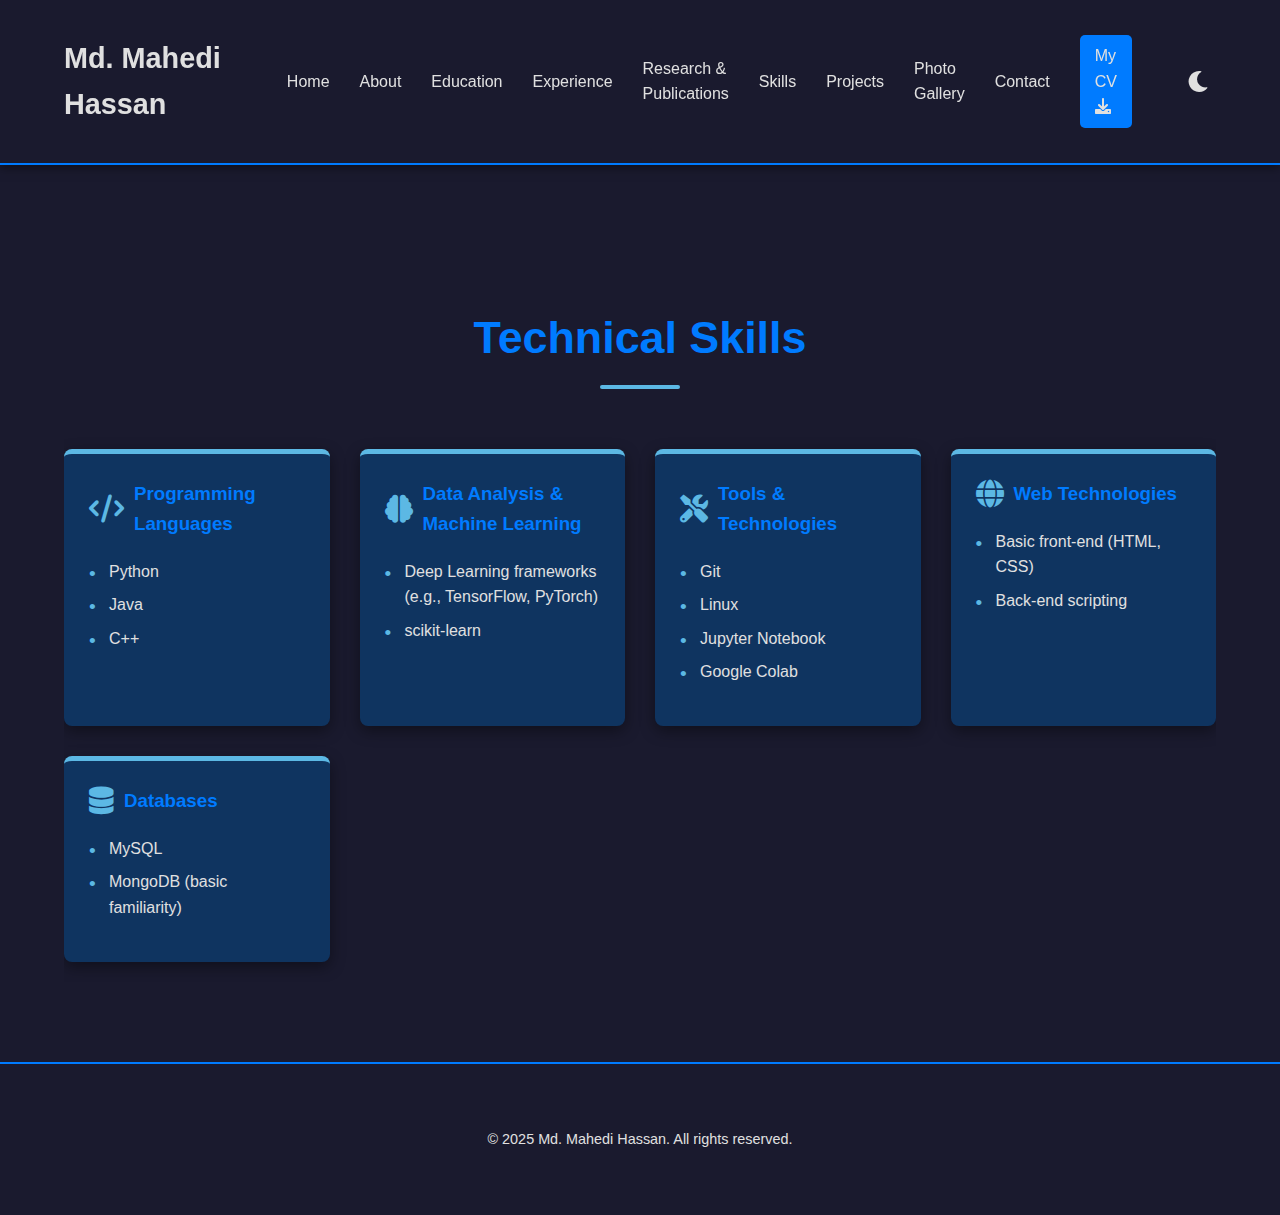
<file: skills.html>
<!DOCTYPE html>
<html lang="en">
<head>
    <meta charset="UTF-8">
    <meta name="viewport" content="width=device-width, initial-scale=1.0">
    <title>Skills - Md. Mahedi Hassan</title>
    <link rel="stylesheet" href="style.css">
    <link rel="stylesheet" href="https://cdnjs.cloudflare.com/ajax/libs/font-awesome/6.0.0-beta3/css/all.min.css">
</head>
<body>
    <header class="header">
        <div class="container">
            <nav class="navbar">
                <a href="index.html" class="logo">Md. Mahedi Hassan</a>
                <ul class="nav-links">
                    <li><a href="index.html#home">Home</a></li>
                    <li><a href="index.html#about">About</a></li>
                    <li><a href="education.html">Education</a></li>
                    <li><a href="experience.html">Experience</a></li>
                    <li><a href="research.html">Research & Publications</a></li>
                    <li><a href="skills.html">Skills</a></li>
                    <li><a href="projects.html">Projects</a></li>
                    <li><a href="gallery.html">Photo Gallery</a></li> <li><a href="index.html#contact">Contact</a></li>
                    <li><a href="CV_Md Mahedi Hassan.pdf" target="_blank" class="btn btn-primary">My CV <i class="fas fa-download"></i></a></li>
                    <li>
                        <button id="mode-toggle" class="mode-toggle-btn" aria-label="Toggle dark/light mode">
                            <i class="fas fa-moon"></i> </button>
                    </li>
                </ul>
                <div class="menu-toggle" id="mobile-menu">
                    <span class="bar"></span>
                    <span class="bar"></span>
                    <span class="bar"></span>
                </div>
            </nav>
        </div>
    </header>

    <main>
        <section id="skills" class="section-padding">
            <div class="container">
                <h2 class="section-title">Technical Skills</h2>
                <div class="skills-grid">
                    <div class="skill-category">
                        <h3><i class="fas fa-code"></i> Programming Languages</h3>
                        <ul>
                            <li>Python</li>
                            <li>Java</li>
                            <li>C++</li>
                        </ul>
                    </div>
                    <div class="skill-category">
                        <h3><i class="fas fa-brain"></i> Data Analysis & Machine Learning</h3>
                        <ul>
                            <li>Deep Learning frameworks (e.g., TensorFlow, PyTorch)</li>
                            <li>scikit-learn</li>
                        </ul>
                    </div>
                    <div class="skill-category">
                        <h3><i class="fas fa-tools"></i> Tools & Technologies</h3>
                        <ul>
                            <li>Git</li>
                            <li>Linux</li>
                            <li>Jupyter Notebook</li>
                            <li>Google Colab</li>
                        </ul>
                    </div>
                    <div class="skill-category">
                        <h3><i class="fas fa-globe"></i> Web Technologies</h3>
                        <ul>
                            <li>Basic front-end (HTML, CSS)</li>
                            <li>Back-end scripting</li>
                        </ul>
                    </div>
                    <div class="skill-category">
                        <h3><i class="fas fa-database"></i> Databases</h3>
                        <ul>
                            <li>MySQL</li>
                            <li>MongoDB (basic familiarity)</li>
                        </ul>
                    </div>
                </div>
            </div>
        </section>
    </main>

    <footer class="footer">
        <div class="container">
            <p>&copy; 2025 Md. Mahedi Hassan. All rights reserved.</p>
        </div>
    </footer>

    <script src="script.js"></script>
</body>
</html>
</file>
<file: style.css>
/* General Body Styles */
:root {
    /* Dark Mode Colors */
    --primary-color: #007bff; /* A nice blue for accents */
    --secondary-color: #6c757d; /* Grey for subtle elements */
    --dark-bg: #1a1a2e; /* Dark background */
    --dark-section-bg: #16213e; /* Slightly lighter dark for alternating sections */
    --text-color: #e0e0e0; /* Light text on dark background */
    --card-bg: #0f3460; /* Card background */
    --border-color: #0c2d58; /* Border for elements */
    --hover-color: #5cb8e4; /* Light blue for hover effects */

    /* Light Mode Colors (default values, overridden by .light-mode) */
    --light-primary-color: #0056b3;
    --light-secondary-color: #555;
    --light-bg: #f8f9fa;
    --light-section-bg: #ffffff;
    --light-text-color: #333;
    --light-card-bg: #e9ecef;
    --light-border-color: #dee2e6;
    --light-hover-color: #007bff;
}

/* Light Mode Overrides */
body.light-mode {
    --primary-color: var(--light-primary-color);
    --secondary-color: var(--light-secondary-color);
    --dark-bg: var(--light-bg);
    --dark-section-bg: var(--light-section-bg);
    --text-color: var(--light-text-color);
    --card-bg: var(--light-card-bg);
    --border-color: var(--light-border-color);
    --hover-color: var(--light-hover-color);
}


body {
    font-family: 'Segoe UI', Tahoma, Geneva, Verdana, sans-serif;
    line-height: 1.6;
    margin: 0;
    padding: 0;
    background-color: var(--dark-bg);
    color: var(--text-color);
    scroll-behavior: smooth; /* Smooth scrolling */
    overflow-x: hidden; /* Prevent horizontal scroll */
    transition: background-color 0.5s ease, color 0.5s ease; /* Smooth transition for theme change */
}

.container {
    width: 90%;
    max-width: 1200px;
    margin: auto;
    overflow: hidden;
    padding: 20px 0;
}

/* Header and Navigation Bar */
.header {
    background: var(--dark-bg);
    color: var(--text-color);
    padding: 15px 0;
    border-bottom: 2px solid var(--primary-color);
    position: sticky;
    top: 0;
    z-index: 1000;
    box-shadow: 0 2px 10px rgba(0, 0, 0, 0.5);
    transition: background-color 0.5s ease, color 0.5s ease, border-color 0.5s ease;
}

.navbar {
    display: flex;
    justify-content: space-between;
    align-items: center;
}

.navbar .logo {
    font-size: 1.8em;
    font-weight: bold;
    color: var(--text-color);
    text-decoration: none;
    transition: color 0.5s ease;
}

.nav-links {
    list-style: none;
    margin: 0;
    padding: 0;
    display: flex;
    align-items: center; /* Align items including the toggle button */
}

.nav-links li {
    margin-left: 30px;
}

.nav-links a {
    color: var(--text-color);
    text-decoration: none;
    font-weight: 500;
    transition: color 0.3s ease;
}

.nav-links a:hover {
    color: var(--primary-color);
}

.btn {
    display: inline-block;
    background-color: var(--primary-color);
    color: #fff;
    padding: 8px 15px;
    border-radius: 5px;
    text-decoration: none;
    transition: background-color 0.3s ease;
    border: none;
    cursor: pointer;
}

.btn:hover {
    background-color: var(--hover-color);
}

/* Mode Toggle Button */
.mode-toggle-btn {
    background: none;
    border: none;
    color: var(--text-color);
    font-size: 1.5em;
    cursor: pointer;
    margin-left: 20px;
    transition: color 0.3s ease;
    padding: 5px;
    border-radius: 50%;
    display: flex;
    align-items: center;
    justify-content: center;
}

.mode-toggle-btn:hover {
    color: var(--primary-color);
    background-color: rgba(255, 255, 255, 0.1);
}

/* Mobile Menu Toggle */
.menu-toggle {
    display: none;
    flex-direction: column;
    cursor: pointer;
}

.menu-toggle .bar {
    width: 25px;
    height: 3px;
    background-color: var(--text-color);
    margin: 4px 0;
    transition: 0.4s;
}

/* Hero Section */
.hero-section {
    background: linear-gradient(to right, var(--dark-bg), #0f1c30); /* Subtle gradient */
    color: var(--text-color);
    text-align: center;
    padding: 100px 0;
    display: flex;
    justify-content: center;
    align-items: center;
    min-height: 80vh;
    position: relative;
    overflow: hidden; /* For dynamic background */
}

/* Dynamic background (optional, more advanced in JS) */
.hero-section::before {
    content: '';
    position: absolute;
    top: 0;
    left: 0;
    width: 100%;
    height: 100%;
    background: url('data:image/svg+xml;utf8,<svg xmlns="http://www.w3.org/2000/svg" width="100%" height="100%" viewBox="0 0 100 100"><circle cx="25" cy="25" r="1" fill="rgba(255,255,255,0.05)" /><circle cx="75" cy="75" r="1" fill="rgba(255,255,255,0.05)" /><circle cx="10" cy="90" r="1" fill="rgba(255,255,255,0.05)" /><circle cx="90" cy="10" r="1" fill="rgba(255,255,255,0.05)" /></svg>');
    background-size: 20px 20px; /* Adjust size for subtle effect */
    opacity: 0.1;
    animation: backgroundMove 60s linear infinite;
}

@keyframes backgroundMove {
    from { background-position: 0 0; }
    to { background-position: 2000px 2000px; } /* Long distance for subtle movement */
}

.hero-content {
    display: flex;
    flex-direction: column;
    align-items: center;
    justify-content: center;
    position: relative; /* Ensure content is above the background effect */
    z-index: 1;
}

.profile-img {
    width: 180px;
    height: 180px;
    border-radius: 50%;
    object-fit: cover;
    border: 5px solid var(--primary-color);
    margin-bottom: 25px;
    box-shadow: 0 0 20px rgba(0, 123, 255, 0.5);
}

.hero-text h1 {
    font-size: 3.5em;
    margin-bottom: 10px;
}

.hero-text .typing-effect {
    font-size: 1.8em;
    color: var(--primary-color);
    min-height: 40px; /* To prevent layout shift during typing effect */
    display: inline-block;
}

.social-links {
    margin-top: 25px;
}

.social-links a {
    color: var(--text-color);
    font-size: 2.2em;
    margin: 0 15px;
    transition: color 0.3s ease;
}

.social-links a:hover {
    color: var(--primary-color);
}

/* Section General Styles */
.section-padding {
    padding: 80px 0;
}

.section-alt {
    background-color: var(--dark-section-bg);
    transition: background-color 0.5s ease;
}

.section-title {
    font-size: 2.8em;
    text-align: center;
    margin-bottom: 60px;
    color: var(--primary-color);
    position: relative;
    padding-bottom: 15px;
}

.section-title::after {
    content: '';
    position: absolute;
    left: 50%;
    bottom: 0;
    transform: translateX(-50%);
    width: 80px;
    height: 4px;
    background-color: var(--hover-color);
    border-radius: 2px;
}

/* About Section */
.about-grid {
    display: flex;
    flex-direction: column;
    align-items: center;
    gap: 40px;
}

.about-info p {
    font-size: 1.1em;
    margin-bottom: 15px;
    text-align: justify;
}

/* Education Section (Timeline) */
.timeline {
    position: relative;
    padding: 20px 0;
    margin-top: 50px;
}

.timeline::before {
    content: '';
    position: absolute;
    left: 50%;
    top: 0;
    width: 4px;
    height: 100%;
    background: var(--primary-color);
    transform: translateX(-50%);
}

.timeline-item {
    display: flex;
    justify-content: center;
    margin-bottom: 40px;
    position: relative;
}

.timeline-dot {
    position: absolute;
    left: 50%;
    top: 0;
    transform: translateX(-50%) translateY(-50%);
    width: 20px;
    height: 20px;
    background: var(--hover-color);
    border-radius: 50%;
    border: 3px solid var(--primary-color);
    z-index: 1;
}

.timeline-content {
    background: var(--card-bg);
    border-radius: 8px;
    padding: 30px;
    box-shadow: 0 5px 15px rgba(0, 0, 0, 0.4);
    width: 80%;
    max-width: 700px;
    text-align: center;
    position: relative;
    transition: background-color 0.5s ease, box-shadow 0.5s ease;
}

.timeline-content h3 {
    color: var(--primary-color);
    margin-top: 0;
    font-size: 1.6em;
}

.timeline-content p {
    margin-bottom: 10px;
}

.timeline-content .duration {
    font-style: italic;
    color: var(--secondary-color);
    display: block;
    margin-bottom: 10px;
}

.timeline-content ul {
    list-style: none;
    padding: 0;
    text-align: left;
    margin-top: 15px;
}

.timeline-content ul li {
    margin-bottom: 8px;
    position: relative;
    padding-left: 25px;
}

.timeline-content ul li::before {
    content: '\2022'; /* Bullet point */
    color: var(--hover-color);
    position: absolute;
    left: 0;
    font-size: 1.2em;
}


/* Experience Section */
.experience-list {
    display: grid;
    grid-template-columns: repeat(auto-fit, minmax(300px, 1fr));
    gap: 30px;
}

.experience-card {
    background: var(--card-bg);
    border-radius: 8px;
    padding: 30px;
    box-shadow: 0 5px 15px rgba(0, 0, 0, 0.4);
    transition: transform 0.3s ease, background-color 0.5s ease, box-shadow 0.5s ease, border-left 0.5s ease;
    border-left: 5px solid var(--primary-color);
}

.experience-card:hover {
    transform: translateY(-5px);
}

.experience-card h3 {
    color: var(--primary-color);
    margin-top: 0;
    font-size: 1.5em;
}

.experience-card h4 {
    color: var(--hover-color);
    margin-top: 20px;
    margin-bottom: 10px;
}

.experience-card ul {
    list-style: none;
    padding: 0;
}

.experience-card ul li {
    margin-bottom: 5px;
    position: relative;
    padding-left: 20px;
}

.experience-card ul li::before {
    content: '\2022'; /* Bullet point */
    color: var(--hover-color);
    position: absolute;
    left: 0;
    font-size: 1.2em;
}


/* Research & Publications Section */
.research-interests ul,
.research-highlights ul {
    list-style: none;
    padding: 0;
    display: flex;
    flex-wrap: wrap;
    gap: 15px;
    margin-bottom: 40px;
}

.research-interests ul li,
.research-highlights ul li {
    background-color: var(--card-bg);
    padding: 10px 20px;
    border-radius: 25px;
    border: 1px solid var(--border-color);
    transition: background-color 0.3s ease, border-color 0.5s ease;
}

.research-interests ul li:hover,
.research-highlights ul li:hover {
    background-color: var(--hover-color);
    color: #fff;
}

.research-interests h3,
.research-highlights h3 {
    color: var(--hover-color);
    margin-bottom: 20px;
    text-align: center;
}

.publications-grid {
    display: grid;
    grid-template-columns: repeat(auto-fit, minmax(280px, 1fr));
    gap: 30px;
}

.publication-card {
    background: var(--card-bg);
    border-radius: 8px;
    padding: 25px;
    box-shadow: 0 5px 15px rgba(0, 0, 0, 0.4);
    text-align: center;
    transition: transform 0.3s ease, box-shadow 0.3s ease, background-color 0.5s ease, border-color 0.5s ease;
    border: 1px solid var(--border-color);
    display: flex;
    flex-direction: column;
    justify-content: space-between;
}

.publication-card:hover {
    transform: translateY(-7px);
    box-shadow: 0 8px 20px rgba(0, 123, 255, 0.3);
}

.publication-card img {
    max-width: 100%;
    height: 150px;
    object-fit: cover;
    border-radius: 5px;
    margin-bottom: 15px;
    border: 1px solid var(--border-color);
}

.publication-card h4 {
    color: var(--primary-color);
    font-size: 1.2em;
    margin-bottom: 10px;
}

.publication-card p {
    font-size: 0.9em;
    color: var(--text-color);
}

/* Skills Section */
.skills-grid {
    display: grid;
    grid-template-columns: repeat(auto-fit, minmax(250px, 1fr));
    gap: 30px;
}

.skill-category {
    background: var(--card-bg);
    border-radius: 8px;
    padding: 25px;
    box-shadow: 0 5px 15px rgba(0, 0, 0, 0.4);
    border-top: 5px solid var(--hover-color);
    transition: background-color 0.5s ease, box-shadow 0.5s ease, border-top-color 0.5s ease;
}

.skill-category h3 {
    color: var(--primary-color);
    margin-top: 0;
    display: flex;
    align-items: center;
    margin-bottom: 20px;
}

.skill-category h3 i {
    margin-right: 10px;
    color: var(--hover-color);
    font-size: 1.5em;
}

.skill-category ul {
    list-style: none;
    padding: 0;
}

.skill-category ul li {
    margin-bottom: 8px;
    padding-left: 20px;
    position: relative;
}

.skill-category ul li::before {
    content: '\2022'; /* Bullet point */
    color: var(--hover-color);
    position: absolute;
    left: 0;
    font-size: 1.2em;
}

/* Projects Section */
.projects-grid {
    display: grid;
    grid-template-columns: repeat(auto-fit, minmax(300px, 1fr));
    gap: 30px;
}

.project-card {
    background: var(--card-bg);
    border-radius: 8px;
    padding: 30px;
    box-shadow: 0 5px 15px rgba(0, 0, 0, 0.4);
    transition: transform 0.3s ease, box-shadow 0.3s ease, background-color 0.5s ease, border-left 0.5s ease;
    border-left: 5px solid var(--primary-color);
}

.project-card:hover {
    transform: translateY(-7px);
    box-shadow: 0 8px 20px rgba(0, 123, 255, 0.3);
}

.project-card h3 {
    color: var(--primary-color);
    margin-top: 0;
    font-size: 1.5em;
}

.project-card .duration {
    font-style: italic;
    color: var(--secondary-color);
    display: block;
    margin-bottom: 15px;
}

.project-card ul {
    list-style: none;
    padding: 0;
}

.project-card ul li {
    margin-bottom: 8px;
    position: relative;
    padding-left: 20px;
}

.project-card ul li::before {
    content: '\2022'; /* Bullet point */
    color: var(--hover-color);
    position: absolute;
    left: 0;
    font-size: 1.2em;
}

/* Contact Section */
.contact-grid {
    display: grid;
    grid-template-columns: repeat(auto-fit, minmax(300px, 1fr));
    gap: 50px;
    align-items: flex-start;
}

.contact-info p {
    font-size: 1.1em;
    margin-bottom: 15px;
    display: flex;
    align-items: center;
}

.contact-info p i {
    margin-right: 15px;
    color: var(--primary-color);
    font-size: 1.3em;
}

.social-links-bottom {
    margin-top: 30px;
    display: flex;
    gap: 20px;
}

.social-links-bottom a {
    color: var(--primary-color);
    transition: color 0.3s ease;
}

.social-links-bottom a:hover {
    color: var(--hover-color);
}

.contact-form-container {
    background: var(--card-bg);
    border-radius: 8px;
    padding: 40px;
    box-shadow: 0 5px 15px rgba(0, 0, 0, 0.4);
    border-right: 5px solid var(--primary-color);
    transition: background-color 0.5s ease, box-shadow 0.5s ease, border-right-color 0.5s ease;
}

.contact-form-container h3 {
    color: var(--primary-color);
    margin-top: 0;
    margin-bottom: 25px;
    font-size: 1.8em;
    text-align: center;
}

.contact-form .form-group {
    margin-bottom: 20px;
}

.contact-form label {
    display: block;
    margin-bottom: 8px;
    font-weight: bold;
    color: var(--hover-color);
}

.contact-form input[type="text"],
.contact-form input[type="email"],
.contact-form textarea {
    width: calc(100% - 20px);
    padding: 12px 10px;
    border: 1px solid var(--border-color);
    border-radius: 5px;
    background-color: var(--dark-bg);
    color: var(--text-color);
    font-size: 1em;
    box-sizing: border-box; /* Include padding in width */
    transition: background-color 0.5s ease, color 0.5s ease, border-color 0.5s ease;
}

.contact-form textarea {
    resize: vertical;
}

.contact-form input[type="text"]:focus,
.contact-form input[type="email"]:focus,
.contact-form textarea:focus {
    outline: none;
    border-color: var(--primary-color);
    box-shadow: 0 0 8px rgba(0, 123, 255, 0.5);
}

.contact-form .btn {
    width: 100%;
    padding: 12px;
    font-size: 1.1em;
}

.form-note {
    font-size: 0.9em;
    color: var(--secondary-color);
    margin-top: 20px;
    text-align: center;
}

/* Footer */
.footer {
    background: var(--dark-bg);
    color: var(--text-color);
    text-align: center;
    padding: 30px 0;
    border-top: 2px solid var(--primary-color);
    font-size: 0.9em;
    transition: background-color 0.5s ease, color 0.5s ease, border-top-color 0.5s ease;
}

/* Photo Gallery Specific Styles */
.gallery-intro {
    text-align: center;
    font-size: 1.1em;
    margin-bottom: 40px;
    color: var(--text-color);
}

.gallery-categories {
    display: grid;
    grid-template-columns: repeat(auto-fit, minmax(450px, 1fr)); /* Two columns on larger screens */
    gap: 40px;
}

.gallery-category-item {
    background: var(--card-bg);
    border-radius: 8px;
    box-shadow: 0 5px 15px rgba(0, 0, 0, 0.4);
    padding: 25px;
    border: 1px solid var(--border-color);
    transition: background-color 0.5s ease, box-shadow 0.5s ease, border-color 0.5s ease;
}

.gallery-category-item h3 {
    color: var(--primary-color);
    text-align: center;
    margin-bottom: 20px;
    font-size: 1.8em;
}

/* Slideshow container */
.slideshow-container {
    position: relative;
    max-width: 100%;
    margin: auto;
    overflow: hidden; /* Hide overflowing parts of slides */
    border-radius: 8px;
}

/* Hide the images by default */
.mySlides {
    display: none;
}

.mySlides img {
    width: 100%;
    height: 300px; /* Fixed height for consistency */
    object-fit: cover; /* Cover the area, cropping if necessary */
    border-radius: 8px;
}

/* Next & previous buttons */
.prev, .next {
    cursor: pointer;
    position: absolute;
    top: 50%;
    width: auto;
    padding: 16px;
    margin-top: -22px;
    color: white;
    font-weight: bold;
    font-size: 20px;
    transition: 0.6s ease;
    border-radius: 0 3px 3px 0;
    user-select: none;
    background-color: rgba(0,0,0,0.5);
}

/* Position the "next button" to the right */
.next {
    right: 0;
    border-radius: 3px 0 0 3px;
}

/* On hover, add a black background with a little more opacity */
.prev:hover, .next:hover {
    background-color: rgba(0,0,0,0.8);
}

/* Caption text */
.text {
    color: #f2f2f2;
    font-size: 15px;
    padding: 8px 12px;
    position: absolute;
    bottom: 0;
    width: 100%;
    text-align: center;
    background-color: rgba(0,0,0,0.6);
    box-sizing: border-box; /* Include padding in width */
}

/* The dots/bullets/indicators container */
.dot-container {
    text-align: center;
    padding: 10px;
    background-color: rgba(0,0,0,0.2); /* Slightly transparent background for dots */
    border-bottom-left-radius: 8px;
    border-bottom-right-radius: 8px;
    margin-top: -10px; /* Overlap with slideshow container */
}

/* The dots/bullets/indicators */
.dot {
    cursor: pointer;
    height: 10px;
    width: 10px;
    margin: 0 2px;
    background-color: #bbb;
    border-radius: 50%;
    display: inline-block;
    transition: background-color 0.6s ease;
}

.active-dot, .dot:hover {
    background-color: #717171;
}

/* Fading animation */
.fade {
    animation-name: fade;
    animation-duration: 1.5s;
}

@keyframes fade {
    from {opacity: .4}
    to {opacity: 1}
}


/* Responsive Design */
@media (max-width: 992px) {
    .nav-links {
        display: none;
        flex-direction: column;
        width: 100%;
        text-align: center;
        background: var(--dark-bg);
        position: absolute;
        top: 70px; /* Adjust based on header height */
        left: 0;
        box-shadow: 0 5px 10px rgba(0, 0, 0, 0.3);
        padding: 20px 0;
        transition: background-color 0.5s ease;
    }

    .nav-links.active {
        display: flex;
    }

    .nav-links li {
        margin: 15px 0;
    }

    .mode-toggle-btn {
        margin: 15px auto; /* Center the toggle button in mobile menu */
    }

    .menu-toggle {
        display: flex;
    }

    .hero-text h1 {
        font-size: 2.8em;
    }

    .hero-text .typing-effect {
        font-size: 1.5em;
    }

    .social-links a {
        font-size: 1.8em;
        margin: 0 10px;
    }

    .section-title {
        font-size: 2.2em;
    }

    .timeline::before {
        left: 10%; /* Adjust for smaller screens */
        transform: none;
    }

    .timeline-item {
        justify-content: flex-start;
    }

    .timeline-dot {
        left: 10%;
        transform: translateX(-50%) translateY(-50%);
    }

    .timeline-content {
        width: 85%;
        margin-left: 15%; /* Push content away from line */
        text-align: left;
    }
}

@media (max-width: 768px) {
    .container {
        width: 95%;
    }

    .hero-text h1 {
        font-size: 2.2em;
    }

    .hero-text .typing-effect {
        font-size: 1.2em;
    }

    .profile-img {
        width: 140px;
        height: 140px;
    }

    .social-links a {
        font-size: 1.6em;
        margin: 0 8px;
    }

    .experience-list, .publications-grid, .skills-grid, .projects-grid, .contact-grid, .gallery-categories {
        grid-template-columns: 1fr; /* Single column layout for small screens */
    }

    .timeline-content {
        width: 80%;
        margin-left: 20%;
    }
}

@media (max-width: 480px) {
    .header {
        padding: 10px 0;
    }
    .navbar .logo {
        font-size: 1.5em;
    }
    .hero-section {
        padding: 80px 0 50px;
    }
    .hero-text h1 {
        font-size: 1.8em;
    }
    .hero-text .typing-effect {
        font-size: 1em;
    }
    .section-padding {
        padding: 50px 0;
    }
    .section-title {
        font-size: 1.8em;
        margin-bottom: 40px;
    }
    .timeline-content {
        padding: 20px;
        width: 75%;
        margin-left: 25%;
    }
    .experience-card, .publication-card, .skill-category, .project-card, .contact-form-container, .gallery-category-item {
        padding: 20px;
    }
}
</file>
